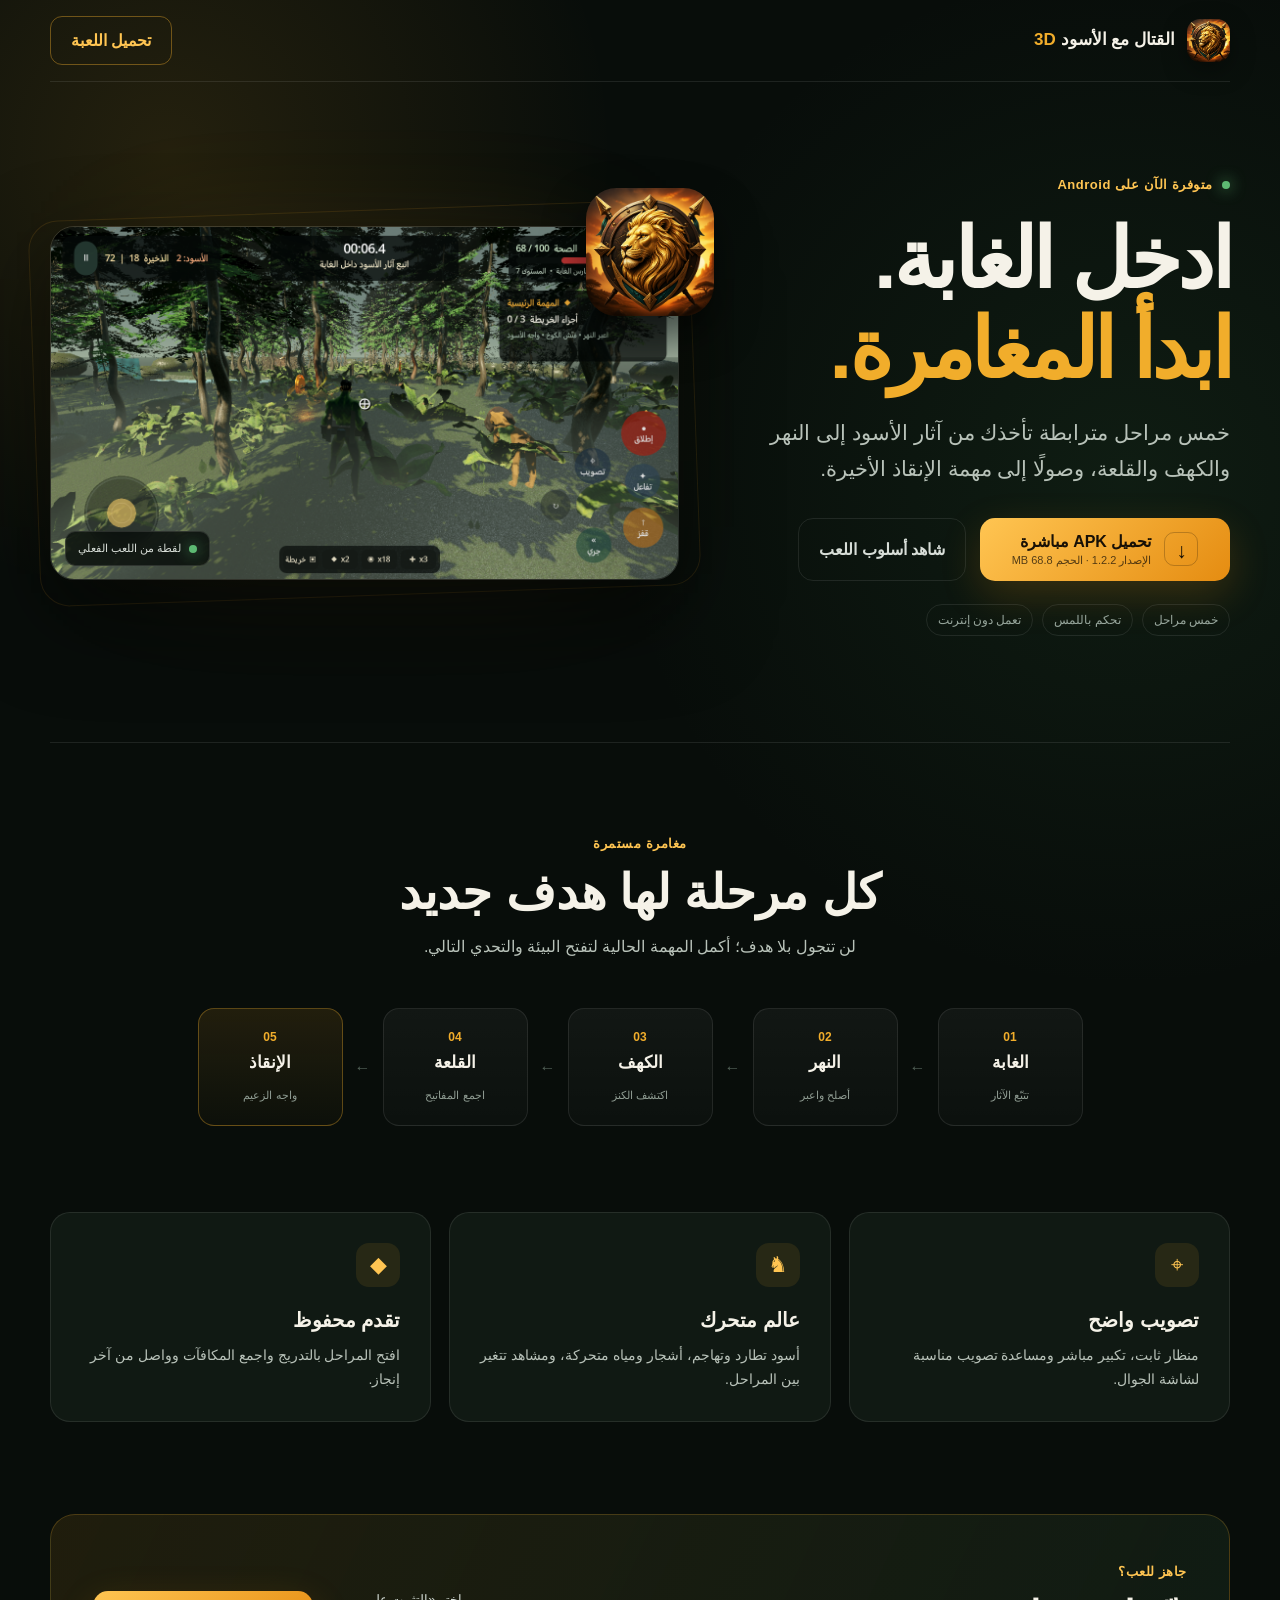
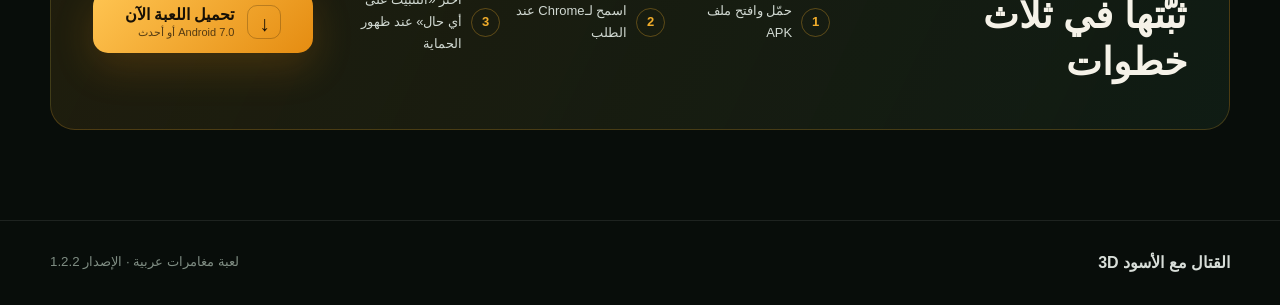
<file: index.html>
<!doctype html>
<html lang="ar" dir="rtl">
<head>
  <meta charset="utf-8">
  <meta name="viewport" content="width=device-width, initial-scale=1, viewport-fit=cover">
  <meta name="theme-color" content="#09110d">
  <meta name="description" content="القتال مع الأسود 3D — لعبة مغامرات عربية للأندرويد تضم خمس مراحل مترابطة وتحكمًا كاملًا باللمس.">
  <meta property="og:title" content="القتال مع الأسود 3D">
  <meta property="og:description" content="استكشف الغابة، اعبر النهر، ادخل الكهف وأنهِ خمس مراحل مليئة بالمغامرة.">
  <meta property="og:image" content="download_page/images/gameplay-combat.png">
  <title>القتال مع الأسود 3D | مغامرة للأندرويد</title>
  <link rel="icon" href="download_page/images/logo.png">
  <link rel="stylesheet" href="site.css?v=20260806-3">
  <script src="site.js?v=20260806-3" defer></script>
</head>
<body>
  <header class="topbar">
    <a class="brand" href="#top" aria-label="العودة إلى بداية الصفحة">
      <img src="download_page/images/logo.png" alt="">
      <span>القتال مع الأسود <bdi>3D</bdi></span>
    </a>
    <a class="top-download" href="releases/android/lion-battle-3d-v1.2.2-android.apk" download data-install>تحميل اللعبة</a>
  </header>

  <main id="top">
    <section class="hero wrap">
      <div class="hero-copy">
        <span class="eyebrow"><i></i> متوفرة الآن على Android</span>
        <h1>ادخل الغابة.<br><em>ابدأ المغامرة.</em></h1>
        <p>خمس مراحل مترابطة تأخذك من آثار الأسود إلى النهر والكهف والقلعة، وصولًا إلى مهمة الإنقاذ الأخيرة.</p>
        <div class="hero-actions">
          <a class="primary" href="releases/android/lion-battle-3d-v1.2.2-android.apk" download data-install>
            <span class="android-mark">↓</span>
            <span><strong>تحميل APK مباشرة</strong><small>الإصدار 1.2.2 · الحجم 68.8 MB</small></span>
          </a>
          <a class="secondary" href="#gameplay">شاهد أسلوب اللعب</a>
        </div>
        <div class="quick-facts" aria-label="معلومات سريعة">
          <span>خمس مراحل</span>
          <span>تحكم باللمس</span>
          <span>تعمل دون إنترنت</span>
        </div>
      </div>

      <figure class="hero-visual">
        <div class="glow"></div>
        <img class="game-shot" src="download_page/images/gameplay-combat.png" alt="لقطة فعلية من اللعب داخل الغابة" fetchpriority="high">
        <figcaption><i></i> لقطة من اللعب الفعلي</figcaption>
        <img class="hero-logo" src="download_page/images/logo.png" alt="شعار اللعبة">
      </figure>
    </section>

    <section class="adventure wrap" id="gameplay">
      <div class="section-heading">
        <span>مغامرة مستمرة</span>
        <h2>كل مرحلة لها هدف جديد</h2>
        <p>لن تتجول بلا هدف؛ أكمل المهمة الحالية لتفتح البيئة والتحدي التالي.</p>
      </div>

      <div class="stage-path" aria-label="مراحل اللعبة">
        <article><b>01</b><span>الغابة</span><small>تتبّع الآثار</small></article>
        <i>←</i>
        <article><b>02</b><span>النهر</span><small>أصلح واعبر</small></article>
        <i>←</i>
        <article><b>03</b><span>الكهف</span><small>اكتشف الكنز</small></article>
        <i>←</i>
        <article><b>04</b><span>القلعة</span><small>اجمع المفاتيح</small></article>
        <i>←</i>
        <article><b>05</b><span>الإنقاذ</span><small>واجه الزعيم</small></article>
      </div>
    </section>

    <section class="features wrap">
      <article>
        <span class="feature-icon">⌖</span>
        <h3>تصويب واضح</h3>
        <p>منظار ثابت، تكبير مباشر ومساعدة تصويب مناسبة لشاشة الجوال.</p>
      </article>
      <article>
        <span class="feature-icon">♞</span>
        <h3>عالم متحرك</h3>
        <p>أسود تطارد وتهاجم، أشجار ومياه متحركة، ومشاهد تتغير بين المراحل.</p>
      </article>
      <article>
        <span class="feature-icon">◆</span>
        <h3>تقدم محفوظ</h3>
        <p>افتح المراحل بالتدريج واجمع المكافآت وواصل من آخر إنجاز.</p>
      </article>
    </section>

    <section class="install wrap">
      <div>
        <span class="section-kicker">جاهز للعب؟</span>
        <h2>ثبّتها في ثلاث خطوات</h2>
      </div>
      <ol>
        <li><b>1</b><span>حمّل وافتح ملف APK</span></li>
        <li><b>2</b><span>اسمح لـChrome عند الطلب</span></li>
        <li><b>3</b><span>اختر «التثبيت على أي حال» عند ظهور الحماية</span></li>
      </ol>
      <a class="primary compact" href="releases/android/lion-battle-3d-v1.2.2-android.apk" download data-install>
        <span class="android-mark">↓</span>
        <span><strong>تحميل اللعبة الآن</strong><small>Android 7.0 أو أحدث</small></span>
      </a>
    </section>
  </main>

  <dialog class="install-dialog" id="install-dialog" aria-labelledby="install-title">
    <div class="dialog-head">
      <img src="download_page/images/logo.png" alt="">
      <div>
        <span>تثبيت آمن من الصفحة</span>
        <h2 id="install-title">قبل تنزيل اللعبة</h2>
      </div>
      <button class="dialog-close" type="button" aria-label="إغلاق">×</button>
    </div>

    <div class="important-note">
      <strong>مهم جدًا</strong>
      <p>إذا ظهرت رسالة «تم حظر التطبيق لحماية جهازك»، اضغط النص <mark>«التثبيت على أي حال»</mark> الموجود فوق زر «حسنًا». لا تضغط «حسنًا»؛ فهو يلغي التثبيت ويُظهر بعدها «التطبيق ليس مثبتًا».</p>
    </div>

    <ol class="install-flow">
      <li><b>1</b><span><strong>نزّل الملف</strong><small>اضغط زر التنزيل أدناه وانتظر اكتمال 68.8 MB.</small></span></li>
      <li><b>2</b><span><strong>افتح ملف APK</strong><small>افتحه من إشعار التنزيل أو من «عمليات التنزيل» في Chrome.</small></span></li>
      <li><b>3</b><span><strong>اسمح من هذا المصدر</strong><small>إذا طلب Android الإذن، فعّله لـChrome فقط ثم ارجع.</small></span></li>
      <li><b>4</b><span><strong>اختر الإجراء الصحيح في Play Protect</strong><small>اختر «فحص التطبيق» إن ظهر، أو «التثبيت على أي حال» في شاشة الحظر. لا تضغط «حسنًا».</small></span></li>
    </ol>

    <a class="primary dialog-download" href="releases/android/lion-battle-3d-v1.2.2-android.apk" type="application/vnd.android.package-archive" download>
      <span class="android-mark">↓</span>
      <span><strong>فهمت — تنزيل اللعبة</strong><small>بعد التنزيل: اختر «التثبيت على أي حال»</small></span>
    </a>
    <p class="integrity">تم فحص الملف المنشور ومطابقته مع النسخة الأصلية: 72,173,125 بايت.</p>
  </dialog>

  <footer>
    <div class="wrap">
      <span>القتال مع الأسود <bdi>3D</bdi></span>
      <small>لعبة مغامرات عربية · الإصدار 1.2.2</small>
    </div>
  </footer>
</body>
</html>
</file>
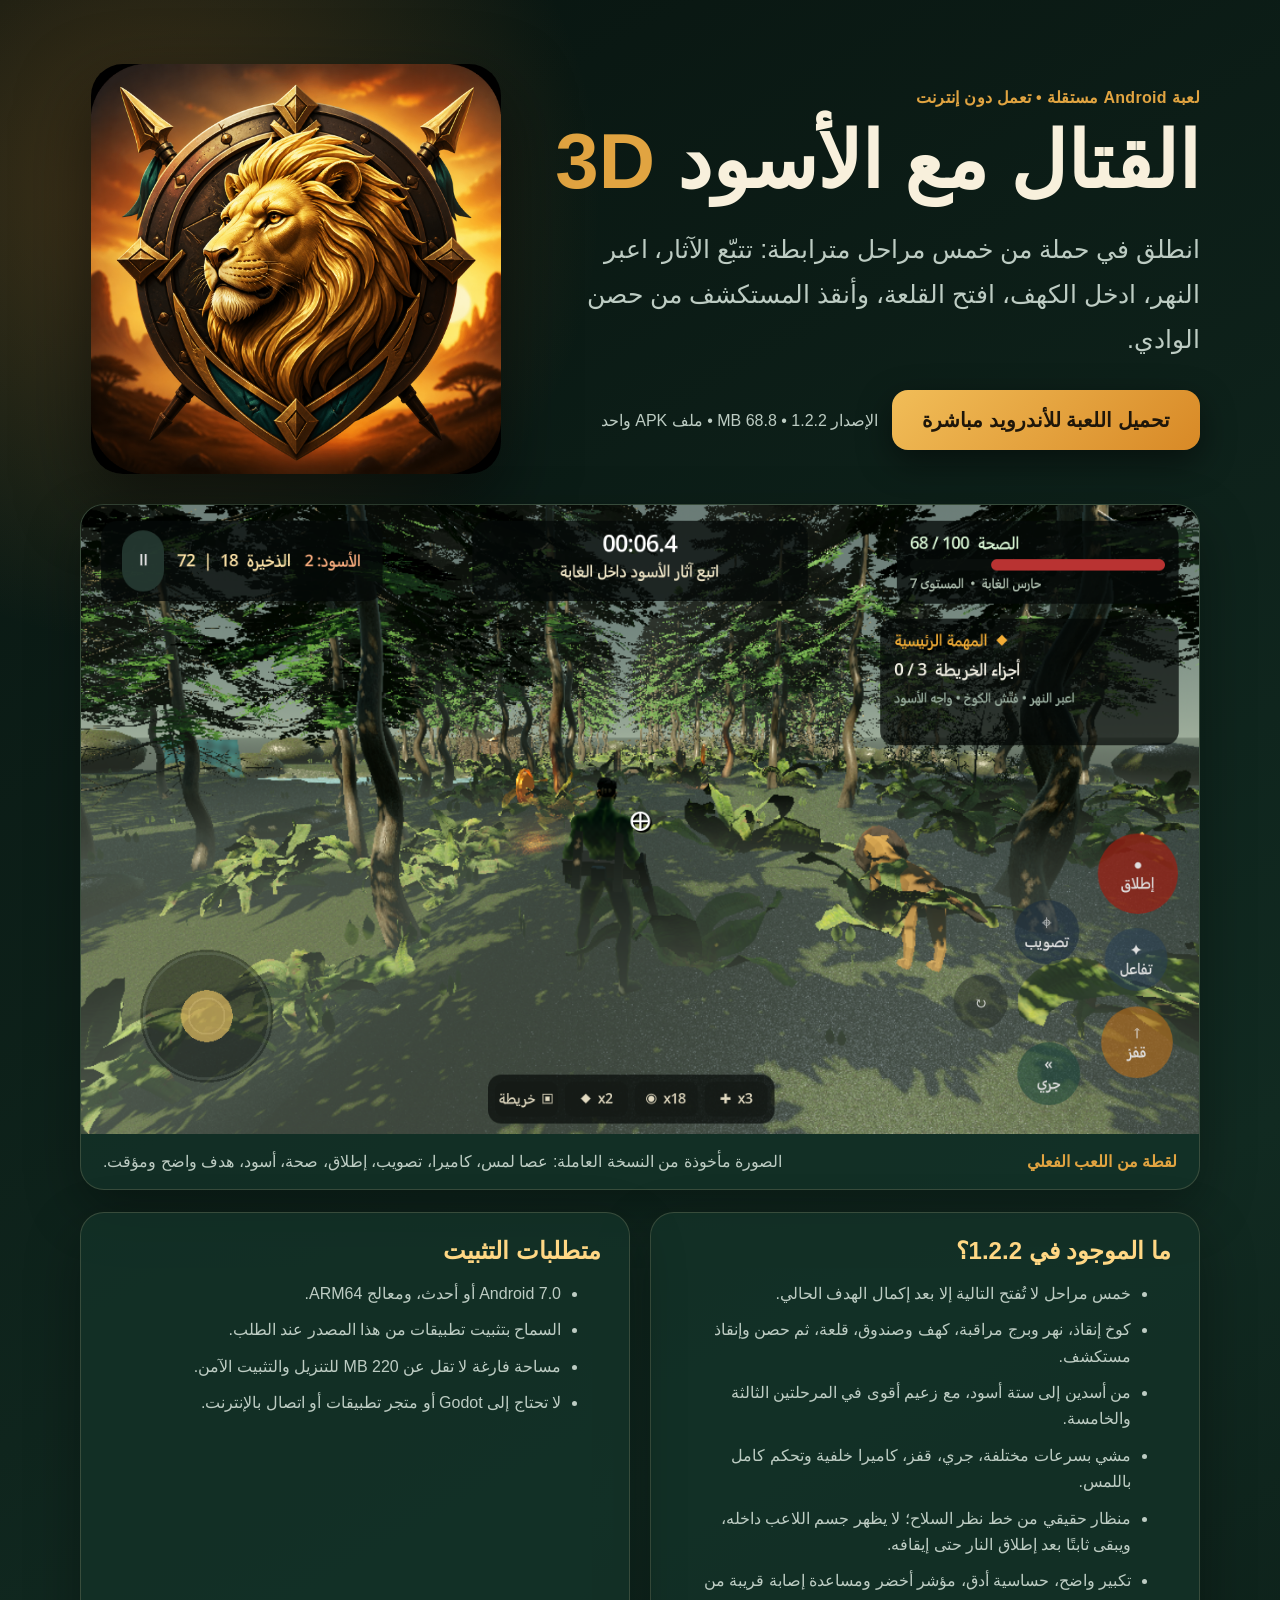
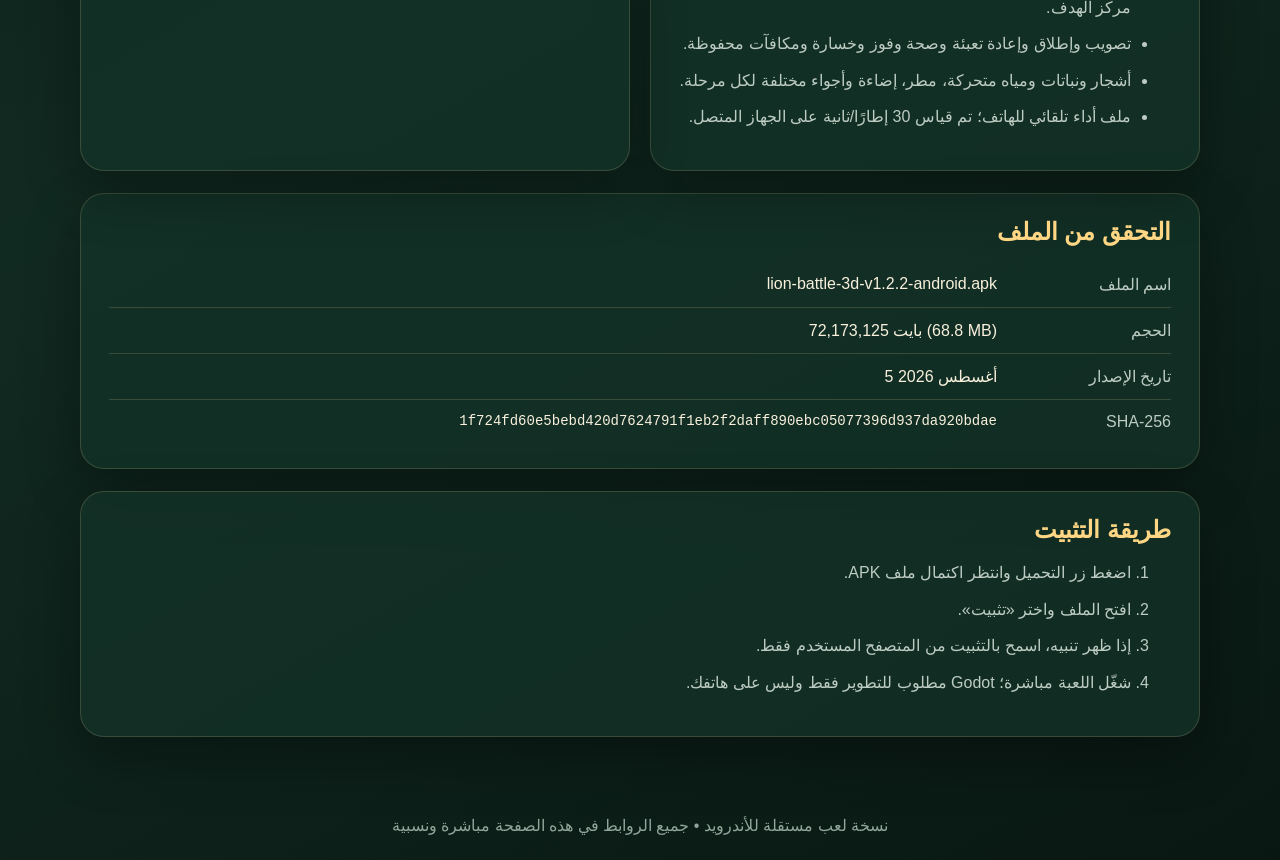
<file: download_page/index.html>
<!doctype html>
<html lang="ar" dir="rtl">
<head>
  <meta charset="utf-8">
  <meta name="viewport" content="width=device-width,initial-scale=1,viewport-fit=cover">
  <meta name="theme-color" content="#10241d">
  <title>تحميل القتال مع الأسود 3D للأندرويد</title>
  <meta name="description" content="تحميل لعبة القتال مع الأسود 3D للأندرويد: خمس مراحل مترابطة، مهمات ومغامرات وقتال وتصويب داخل بيئات ثلاثية الأبعاد.">
  <link rel="stylesheet" href="./css/style.css">
</head>
<body>
  <main>
    <header class="hero">
      <div class="hero-copy">
        <span class="eyebrow">لعبة Android مستقلة • تعمل دون إنترنت</span>
        <h1>القتال مع الأسود <b>3D</b></h1>
        <p>انطلق في حملة من خمس مراحل مترابطة: تتبّع الآثار، اعبر النهر، ادخل الكهف، افتح القلعة، وأنقذ المستكشف من حصن الوادي.</p>
        <div class="actions">
          <a class="download" href="./downloads/lion-battle-3d-v1.2.2-android.apk" download>تحميل اللعبة للأندرويد مباشرة</a>
          <span class="version">الإصدار 1.2.2 • 68.8 MB • ملف APK واحد</span>
        </div>
      </div>
      <img class="logo" src="./images/logo.png" alt="شعار القتال مع الأسود 3D">
    </header>

    <section class="shot-card">
      <img src="./images/gameplay-combat.png" alt="لقطة حقيقية من مرحلة القتال داخل اللعبة">
      <div class="shot-caption">
        <strong>لقطة من اللعب الفعلي</strong>
        <span>الصورة مأخوذة من النسخة العاملة: عصا لمس، كاميرا، تصويب، إطلاق، صحة، أسود، هدف واضح ومؤقت.</span>
      </div>
    </section>

    <section class="grid">
      <article>
        <h2>ما الموجود في 1.2.2؟</h2>
        <ul>
          <li>خمس مراحل لا تُفتح التالية إلا بعد إكمال الهدف الحالي.</li>
          <li>كوخ إنقاذ، نهر وبرج مراقبة، كهف وصندوق، قلعة، ثم حصن وإنقاذ مستكشف.</li>
          <li>من أسدين إلى ستة أسود، مع زعيم أقوى في المرحلتين الثالثة والخامسة.</li>
          <li>مشي بسرعات مختلفة، جري، قفز، كاميرا خلفية وتحكم كامل باللمس.</li>
          <li>منظار حقيقي من خط نظر السلاح؛ لا يظهر جسم اللاعب داخله، ويبقى ثابتًا بعد إطلاق النار حتى إيقافه.</li>
          <li>تكبير واضح، حساسية أدق، مؤشر أخضر ومساعدة إصابة قريبة من مركز الهدف.</li>
          <li>تصويب وإطلاق وإعادة تعبئة وصحة وفوز وخسارة ومكافآت محفوظة.</li>
          <li>أشجار ونباتات ومياه متحركة، مطر، إضاءة وأجواء مختلفة لكل مرحلة.</li>
          <li>ملف أداء تلقائي للهاتف؛ تم قياس 30 إطارًا/ثانية على الجهاز المتصل.</li>
        </ul>
      </article>
      <article>
        <h2>متطلبات التثبيت</h2>
        <ul>
          <li>Android 7.0 أو أحدث، ومعالج ARM64.</li>
          <li>السماح بتثبيت تطبيقات من هذا المصدر عند الطلب.</li>
          <li>مساحة فارغة لا تقل عن 220 MB للتنزيل والتثبيت الآمن.</li>
          <li>لا تحتاج إلى Godot أو متجر تطبيقات أو اتصال بالإنترنت.</li>
        </ul>
      </article>
    </section>

    <section class="verify">
      <h2>التحقق من الملف</h2>
      <dl>
        <div><dt>اسم الملف</dt><dd>lion-battle-3d-v1.2.2-android.apk</dd></div>
        <div><dt>الحجم</dt><dd id="apk-size">72,173,125 بايت (68.8 MB)</dd></div>
        <div><dt>تاريخ الإصدار</dt><dd>5 أغسطس 2026</dd></div>
        <div><dt>SHA-256</dt><dd class="hash" id="apk-hash">1f724fd60e5bebd420d7624791f1eb2f2daff890ebc05077396d937da920bdae</dd></div>
      </dl>
    </section>

    <section class="install">
      <h2>طريقة التثبيت</h2>
      <ol>
        <li>اضغط زر التحميل وانتظر اكتمال ملف APK.</li>
        <li>افتح الملف واختر «تثبيت».</li>
        <li>إذا ظهر تنبيه، اسمح بالتثبيت من المتصفح المستخدم فقط.</li>
        <li>شغّل اللعبة مباشرة؛ Godot مطلوب للتطوير فقط وليس على هاتفك.</li>
      </ol>
    </section>
  </main>
  <footer>نسخة لعب مستقلة للأندرويد • جميع الروابط في هذه الصفحة مباشرة ونسبية</footer>
</body>
</html>
</file>
<file: site.css>
:root {
  color-scheme: dark;
  --bg: #080d0a;
  --surface: #101913;
  --surface-2: #17231a;
  --line: rgba(255, 255, 255, .09);
  --text: #f5f2e8;
  --muted: #b8c2b9;
  --gold: #f1ad2b;
  --gold-bright: #ffc552;
  --green: #5dba73;
  --wrap: min(1180px, calc(100% - 40px));
}

* { box-sizing: border-box; }

html { scroll-behavior: smooth; }

body {
  margin: 0;
  min-width: 320px;
  color: var(--text);
  background:
    radial-gradient(circle at 13% 8%, rgba(241, 173, 43, .12), transparent 28rem),
    radial-gradient(circle at 88% 25%, rgba(62, 132, 76, .13), transparent 32rem),
    var(--bg);
  font-family: Tahoma, Arial, "Segoe UI", sans-serif;
  line-height: 1.7;
  overflow-x: hidden;
}

a { color: inherit; text-decoration: none; }
img { display: block; max-width: 100%; }
.wrap { width: var(--wrap); margin-inline: auto; }

.topbar {
  width: var(--wrap);
  height: 82px;
  margin-inline: auto;
  display: flex;
  align-items: center;
  justify-content: space-between;
  border-bottom: 1px solid var(--line);
  position: relative;
  z-index: 20;
}

.brand { display: flex; align-items: center; gap: 12px; font-weight: 800; }
.brand img { width: 43px; height: 43px; border-radius: 13px; box-shadow: 0 8px 24px rgba(0, 0, 0, .35); }
.brand span { font-size: 17px; }
.brand bdi { color: var(--gold); }

.top-download {
  padding: 10px 20px;
  border: 1px solid rgba(241, 173, 43, .4);
  border-radius: 12px;
  color: var(--gold-bright);
  font-weight: 800;
  transition: .2s ease;
}

.top-download:hover { background: rgba(241, 173, 43, .1); transform: translateY(-1px); }

.hero {
  min-height: 660px;
  display: grid;
  grid-template-columns: .86fr 1.14fr;
  align-items: center;
  gap: clamp(36px, 6vw, 80px);
  padding-block: 76px 94px;
}

.eyebrow, .section-heading > span, .section-kicker {
  color: var(--gold-bright);
  font-size: 13px;
  font-weight: 800;
  letter-spacing: .04em;
}

.eyebrow { display: inline-flex; align-items: center; gap: 9px; }
.eyebrow i, .hero-visual figcaption i { width: 8px; height: 8px; border-radius: 50%; background: var(--green); box-shadow: 0 0 15px var(--green); }

.hero h1 {
  margin: 18px 0 20px;
  font-size: clamp(48px, 6.5vw, 88px);
  line-height: 1.08;
  letter-spacing: -.045em;
}

.hero h1 em { color: var(--gold); font-style: normal; }
.hero-copy > p { max-width: 560px; margin: 0; color: var(--muted); font-size: clamp(17px, 1.8vw, 21px); }

.hero-actions { display: flex; align-items: stretch; gap: 14px; margin-top: 32px; flex-wrap: wrap; }

.primary {
  min-width: 250px;
  display: inline-flex;
  align-items: center;
  justify-content: center;
  gap: 13px;
  padding: 13px 19px;
  border-radius: 15px;
  background: linear-gradient(135deg, var(--gold-bright), #e58c11);
  color: #171006;
  box-shadow: 0 14px 40px rgba(229, 140, 17, .2);
  transition: .2s ease;
}

.primary:hover { transform: translateY(-2px); filter: brightness(1.06); box-shadow: 0 18px 48px rgba(229, 140, 17, .28); }
.primary > span:last-child { display: flex; flex-direction: column; line-height: 1.35; }
.primary strong { font-size: 16px; }
.primary small { font-size: 11px; opacity: .72; }
.android-mark { width: 34px; height: 34px; display: grid; place-items: center; border: 1px solid rgba(0, 0, 0, .22); border-radius: 10px; font-size: 21px; font-weight: 900; }

.secondary {
  display: grid;
  place-items: center;
  min-height: 62px;
  padding: 12px 20px;
  border: 1px solid var(--line);
  border-radius: 15px;
  color: #d7ddd7;
  font-weight: 700;
  transition: .2s ease;
}

.secondary:hover { border-color: rgba(255, 255, 255, .2); background: rgba(255, 255, 255, .035); }

.quick-facts { display: flex; flex-wrap: wrap; gap: 9px; margin-top: 23px; }
.quick-facts span { padding: 5px 11px; border: 1px solid var(--line); border-radius: 999px; color: #98a79d; font-size: 12px; }

.hero-visual { margin: 0; position: relative; isolation: isolate; }
.hero-visual::before { content: ""; position: absolute; inset: -16px; z-index: -1; border: 1px solid rgba(241, 173, 43, .13); border-radius: 30px; transform: rotate(-2deg); }
.game-shot { width: 100%; aspect-ratio: 16 / 9; object-fit: cover; border-radius: 24px; border: 1px solid rgba(255, 255, 255, .13); box-shadow: 0 35px 90px rgba(0, 0, 0, .55); }
.hero-visual .glow { position: absolute; width: 70%; height: 70%; inset: 15% 15%; background: rgba(227, 153, 25, .22); filter: blur(70px); z-index: -2; }
.hero-logo { position: absolute; width: clamp(70px, 11vw, 128px); top: -38px; right: -35px; border-radius: 24%; box-shadow: 0 20px 40px rgba(0, 0, 0, .5); }
.hero-visual figcaption { position: absolute; left: 15px; bottom: 14px; display: flex; align-items: center; gap: 8px; padding: 7px 12px; border: 1px solid rgba(255, 255, 255, .12); border-radius: 10px; background: rgba(5, 9, 7, .78); backdrop-filter: blur(10px); font-size: 11px; color: #d8ded8; }

.adventure { padding-block: 86px; border-top: 1px solid var(--line); }
.section-heading { max-width: 680px; margin-inline: auto; text-align: center; }
.section-heading h2, .install h2 { margin: 7px 0 10px; font-size: clamp(30px, 4vw, 48px); line-height: 1.25; }
.section-heading p { margin: 0; color: var(--muted); }

.stage-path { margin-top: 48px; display: flex; align-items: center; justify-content: center; gap: 12px; direction: rtl; }
.stage-path article { min-width: 145px; padding: 18px 14px; text-align: center; background: linear-gradient(180deg, rgba(255,255,255,.045), rgba(255,255,255,.018)); border: 1px solid var(--line); border-radius: 16px; }
.stage-path article:last-of-type { border-color: rgba(241, 173, 43, .34); background: linear-gradient(180deg, rgba(241,173,43,.11), rgba(241,173,43,.025)); }
.stage-path b { display: block; color: var(--gold); font-size: 12px; }
.stage-path span { display: block; margin: 1px 0 2px; font-size: 17px; font-weight: 800; }
.stage-path small { color: #8f9c92; font-size: 11px; }
.stage-path > i { color: #526158; font-style: normal; }

.features { display: grid; grid-template-columns: repeat(3, 1fr); gap: 18px; padding-bottom: 92px; }
.features article { padding: 30px; border: 1px solid var(--line); border-radius: 20px; background: var(--surface); transition: .2s ease; }
.features article:hover { transform: translateY(-3px); border-color: rgba(241, 173, 43, .23); background: var(--surface-2); }
.feature-icon { display: grid; place-items: center; width: 44px; height: 44px; border-radius: 13px; color: var(--gold-bright); background: rgba(241, 173, 43, .1); font-size: 22px; }
.features h3 { margin: 16px 0 7px; font-size: 20px; }
.features p { margin: 0; color: var(--muted); font-size: 14px; }

.install { display: grid; grid-template-columns: .9fr 1.35fr auto; align-items: center; gap: 36px; padding: 42px; margin-bottom: 90px; border: 1px solid rgba(241, 173, 43, .22); border-radius: 25px; background: linear-gradient(115deg, rgba(241, 173, 43, .1), rgba(19, 34, 24, .7)); }
.install h2 { margin-bottom: 0; font-size: clamp(25px, 3vw, 38px); }
.install ol { display: flex; margin: 0; padding: 0; list-style: none; gap: 14px; }
.install li { flex: 1; display: flex; align-items: center; gap: 9px; color: #d1d9d2; font-size: 13px; }
.install li b { flex: 0 0 auto; width: 29px; height: 29px; display: grid; place-items: center; color: var(--gold); border: 1px solid rgba(241, 173, 43, .32); border-radius: 50%; }
.primary.compact { min-width: 220px; }

footer { border-top: 1px solid var(--line); color: #7f8d83; }
footer .wrap { min-height: 84px; display: flex; align-items: center; justify-content: space-between; gap: 20px; }
footer span { color: #d7ddd8; font-weight: 800; }

.install-dialog {
  width: calc(100vw - 28px);
  max-width: 610px;
  max-height: min(760px, calc(100dvh - 28px));
  inset: 0;
  margin: auto;
  padding: 0;
  color: var(--text);
  border: 1px solid rgba(241, 173, 43, .3);
  border-radius: 24px;
  background: #0d1510;
  box-shadow: 0 35px 120px rgba(0, 0, 0, .75);
  overflow-x: hidden;
  overflow-y: auto;
}

.install-dialog::backdrop { background: rgba(2, 5, 3, .82); backdrop-filter: blur(7px); }
.install-dialog[open] { animation: dialog-in .2s ease-out; }

.dialog-head {
  display: grid;
  grid-template-columns: 54px 1fr 38px;
  align-items: center;
  gap: 13px;
  padding: 22px 24px 17px;
  border-bottom: 1px solid var(--line);
}

.dialog-head img { width: 54px; height: 54px; border-radius: 15px; }
.dialog-head span { color: var(--gold); font-size: 11px; font-weight: 800; }
.dialog-head h2 { margin: 0; font-size: 24px; line-height: 1.25; }
.dialog-close { width: 36px; height: 36px; padding: 0; color: #c8d0c9; border: 1px solid var(--line); border-radius: 11px; background: rgba(255,255,255,.035); font: 25px/1 Arial, sans-serif; cursor: pointer; }
.dialog-close:hover { background: rgba(255,255,255,.08); }

.important-note { margin: 20px 24px 12px; padding: 15px 17px; border: 1px solid rgba(241, 173, 43, .3); border-radius: 15px; background: rgba(241, 173, 43, .08); }
.important-note strong { color: var(--gold-bright); font-size: 13px; }
.important-note p { margin: 4px 0 0; color: #e1e4dc; font-size: 14px; line-height: 1.7; }
.important-note mark { padding: 1px 5px 3px; color: #171006; border-radius: 5px; background: var(--gold-bright); font-weight: 900; }

.install-flow { display: grid; gap: 7px; margin: 0; padding: 0 24px; list-style: none; }
.install-flow li { display: flex; align-items: center; gap: 12px; padding: 11px 0; border-bottom: 1px solid rgba(255,255,255,.06); }
.install-flow li > b { flex: 0 0 auto; width: 31px; height: 31px; display: grid; place-items: center; color: var(--gold); border: 1px solid rgba(241, 173, 43, .3); border-radius: 50%; }
.install-flow li > span { display: flex; flex-direction: column; }
.install-flow strong { font-size: 14px; }
.install-flow small { color: var(--muted); font-size: 12px; }
.dialog-download { width: calc(100% - 48px); margin: 20px 24px 8px; }
.integrity { margin: 0 24px 22px; color: #7f8b82; text-align: center; font-size: 10px; }

@keyframes dialog-in {
  from { opacity: 0; transform: translateY(12px) scale(.98); }
  to { opacity: 1; transform: translateY(0) scale(1); }
}

@media (max-width: 980px) {
  .hero { grid-template-columns: 1fr; min-height: auto; padding-top: 58px; text-align: center; }
  .hero-copy > p { margin-inline: auto; }
  .hero-actions, .quick-facts { justify-content: center; }
  .hero-visual { width: min(800px, 94%); margin-inline: auto; }
  .stage-path { display: grid; grid-template-columns: repeat(5, 1fr); }
  .stage-path > i { display: none; }
  .stage-path article { min-width: 0; }
  .install { grid-template-columns: 1fr; text-align: center; }
  .install ol { justify-content: center; }
  .primary.compact { justify-self: center; }
}

@media (max-width: 680px) {
  :root { --wrap: min(100% - 28px, 1180px); }
  .topbar { height: 70px; }
  .brand span { font-size: 14px; }
  .brand img { width: 37px; height: 37px; }
  .top-download { padding: 8px 12px; font-size: 12px; }
  .hero { padding-block: 48px 72px; gap: 54px; }
  .hero h1 { font-size: clamp(42px, 15vw, 62px); }
  .hero-copy > p { font-size: 16px; }
  .hero-actions { display: grid; }
  .primary, .secondary { width: 100%; }
  .hero-logo { width: 74px; right: -13px; top: -27px; }
  .game-shot { border-radius: 16px; }
  .hero-visual::before { inset: -8px; border-radius: 19px; }
  .adventure { padding-block: 66px; }
  .stage-path { grid-template-columns: repeat(2, 1fr); gap: 10px; margin-top: 34px; }
  .stage-path article:last-of-type { grid-column: 1 / -1; }
  .features { grid-template-columns: 1fr; padding-bottom: 68px; }
  .features article { padding: 24px; }
  .install { padding: 28px 20px; margin-bottom: 66px; }
  .install ol { flex-direction: column; align-items: stretch; text-align: right; }
  .install li { padding: 7px 0; }
  footer .wrap { flex-direction: column; justify-content: center; gap: 2px; text-align: center; }
  .dialog-head { padding: 18px; grid-template-columns: 46px 1fr 34px; }
  .dialog-head img { width: 46px; height: 46px; }
  .dialog-head h2 { font-size: 20px; }
  .important-note { margin: 15px 18px 9px; }
  .install-flow { padding-inline: 18px; }
  .dialog-download { width: calc(100% - 36px); margin-inline: 18px; }
  .integrity { margin-inline: 18px; }
}

@media (prefers-reduced-motion: reduce) {
  html { scroll-behavior: auto; }
  *, *::before, *::after { transition: none !important; }
}
</file>
<file: download_page/css/style.css>
:root {
  color-scheme: dark;
  --ink: #f8f0dc;
  --muted: #bdccc3;
  --forest: #10241d;
  --panel: #17342a;
  --gold: #e1a441;
  --line: rgba(255, 231, 180, .16);
}

* { box-sizing: border-box; }

body {
  margin: 0;
  color: var(--ink);
  font-family: Tahoma, Arial, sans-serif;
  background:
    radial-gradient(circle at 12% 8%, rgba(188, 116, 43, .32), transparent 28rem),
    linear-gradient(150deg, #08130f, #112a21 58%, #091712);
  min-height: 100vh;
}

main { width: min(1120px, calc(100% - 32px)); margin: 0 auto; padding: 34px 0 54px; }

.hero {
  display: grid;
  grid-template-columns: 1.2fr .8fr;
  gap: 42px;
  align-items: center;
  min-height: 470px;
}

.eyebrow { color: var(--gold); font-weight: 700; letter-spacing: .02em; }
h1 { font-size: clamp(42px, 7vw, 78px); margin: 14px 0; line-height: 1.05; }
h1 b { color: var(--gold); }
.hero p { color: var(--muted); font-size: clamp(18px, 2.3vw, 25px); line-height: 1.8; max-width: 720px; }
.logo { width: 100%; max-width: 410px; aspect-ratio: 1; object-fit: cover; border-radius: 32px; box-shadow: 0 28px 70px #0008; justify-self: center; }
.actions { display: flex; flex-wrap: wrap; gap: 14px; align-items: center; margin-top: 28px; }
.download { color: #1e160a; background: linear-gradient(135deg, #f1bd58, #d88926); padding: 18px 30px; border-radius: 16px; font-size: 20px; font-weight: 800; text-decoration: none; box-shadow: 0 12px 35px #0007; }
.download:hover { transform: translateY(-2px); filter: brightness(1.07); }
.version { color: var(--muted); }

.shot-card, article, .verify, .install {
  border: 1px solid var(--line);
  background: rgba(20, 50, 40, .78);
  border-radius: 24px;
  overflow: hidden;
  box-shadow: 0 20px 55px #0005;
}
.shot-card img { display: block; width: 100%; aspect-ratio: 16 / 9; object-fit: cover; }
.shot-caption { display: flex; justify-content: space-between; gap: 16px; padding: 18px 22px; color: var(--muted); }
.shot-caption strong { color: var(--gold); }

.grid { display: grid; grid-template-columns: 1fr 1fr; gap: 20px; margin: 22px 0; }
article, .verify, .install { padding: 24px 28px; }
h2 { margin: 0 0 16px; color: #ffd784; }
li { margin: 10px 0; color: var(--muted); line-height: 1.65; }
.verify { margin-bottom: 22px; }
dl { margin: 0; }
dl div { display: grid; grid-template-columns: 160px 1fr; gap: 14px; border-top: 1px solid var(--line); padding: 13px 0; }
dl div:first-child { border-top: 0; }
dt { color: var(--muted); }
dd { margin: 0; direction: ltr; text-align: right; overflow-wrap: anywhere; }
.hash { font-family: Consolas, monospace; font-size: 14px; }
footer { text-align: center; padding: 25px; color: #91a69a; }

@media (max-width: 760px) {
  main { width: min(100% - 22px, 650px); padding-top: 18px; }
  .hero { grid-template-columns: 1fr; text-align: center; gap: 18px; padding-bottom: 26px; }
  .hero-copy { order: 2; }
  .logo { order: 1; max-width: 270px; }
  .actions { justify-content: center; }
  .download { width: 100%; }
  .grid { grid-template-columns: 1fr; }
  .shot-caption { flex-direction: column; }
  dl div { grid-template-columns: 1fr; gap: 4px; }
  dd { text-align: left; }
}
</file>
